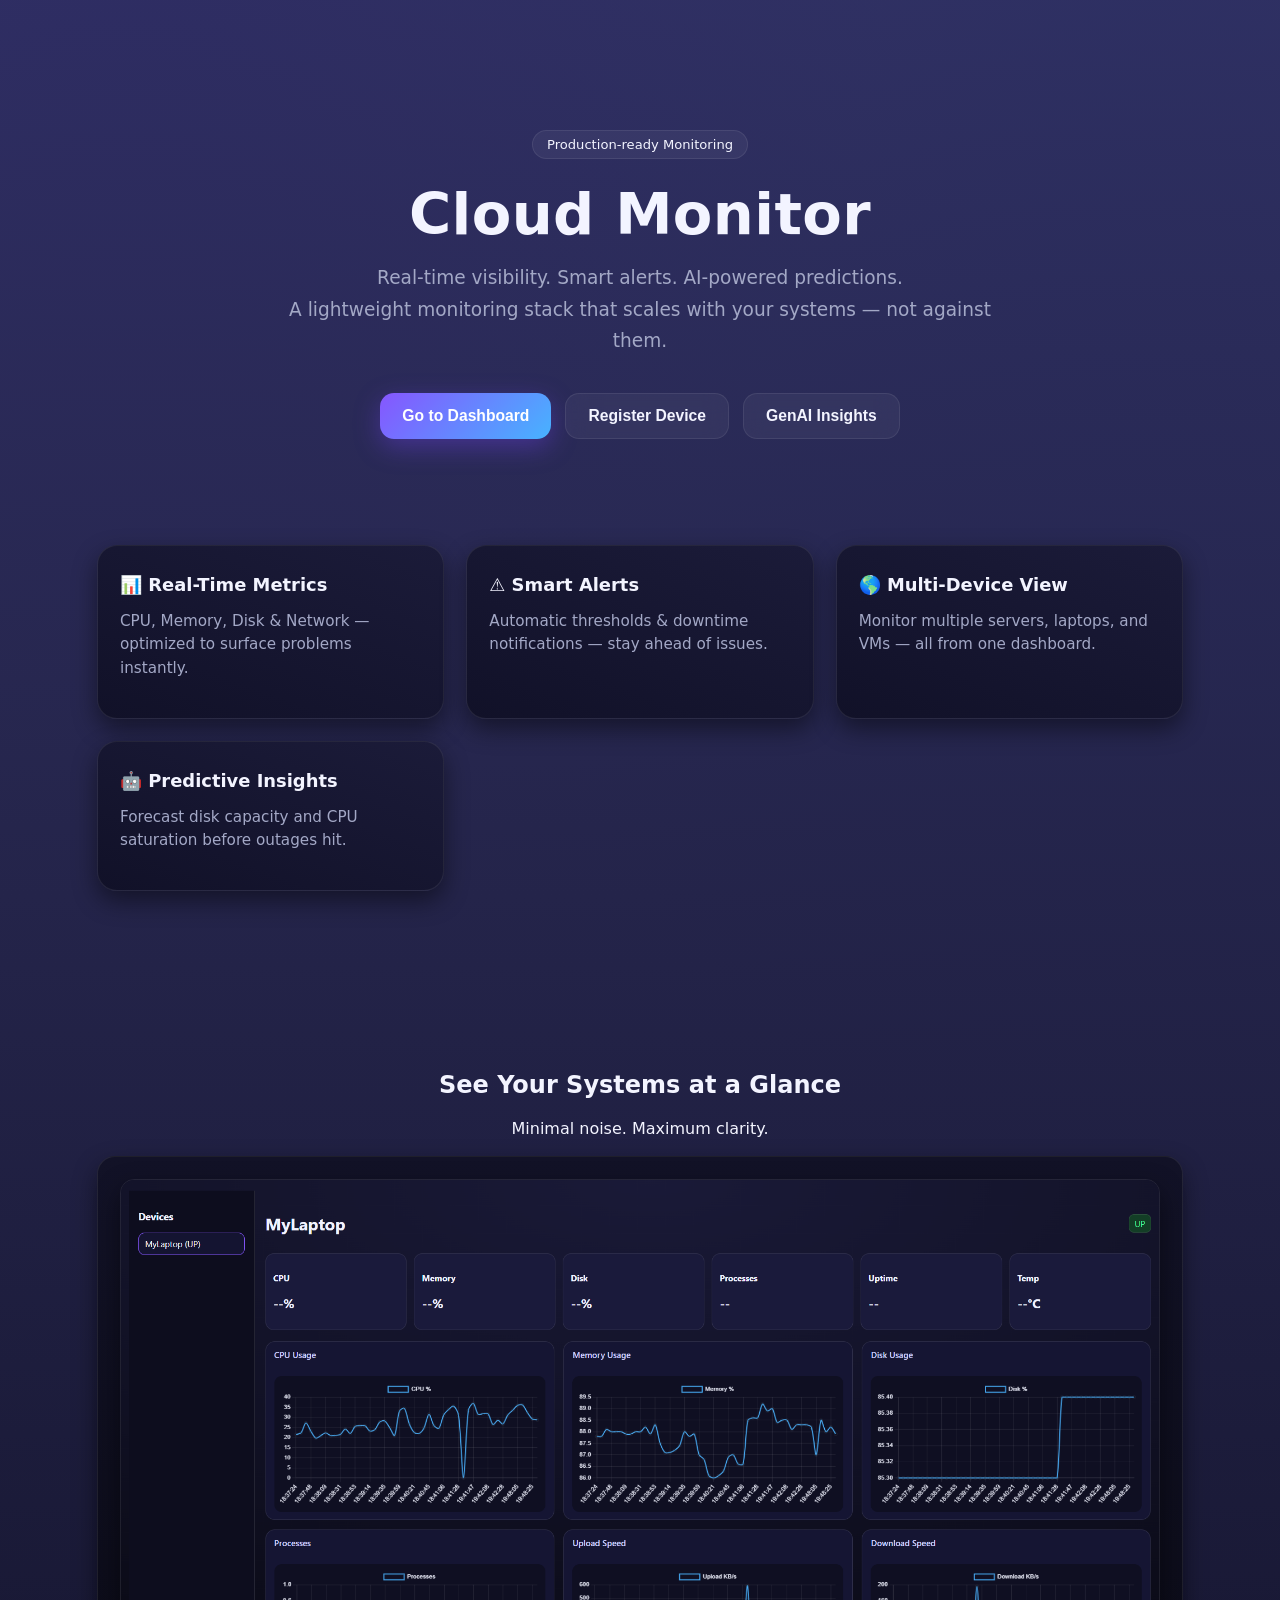
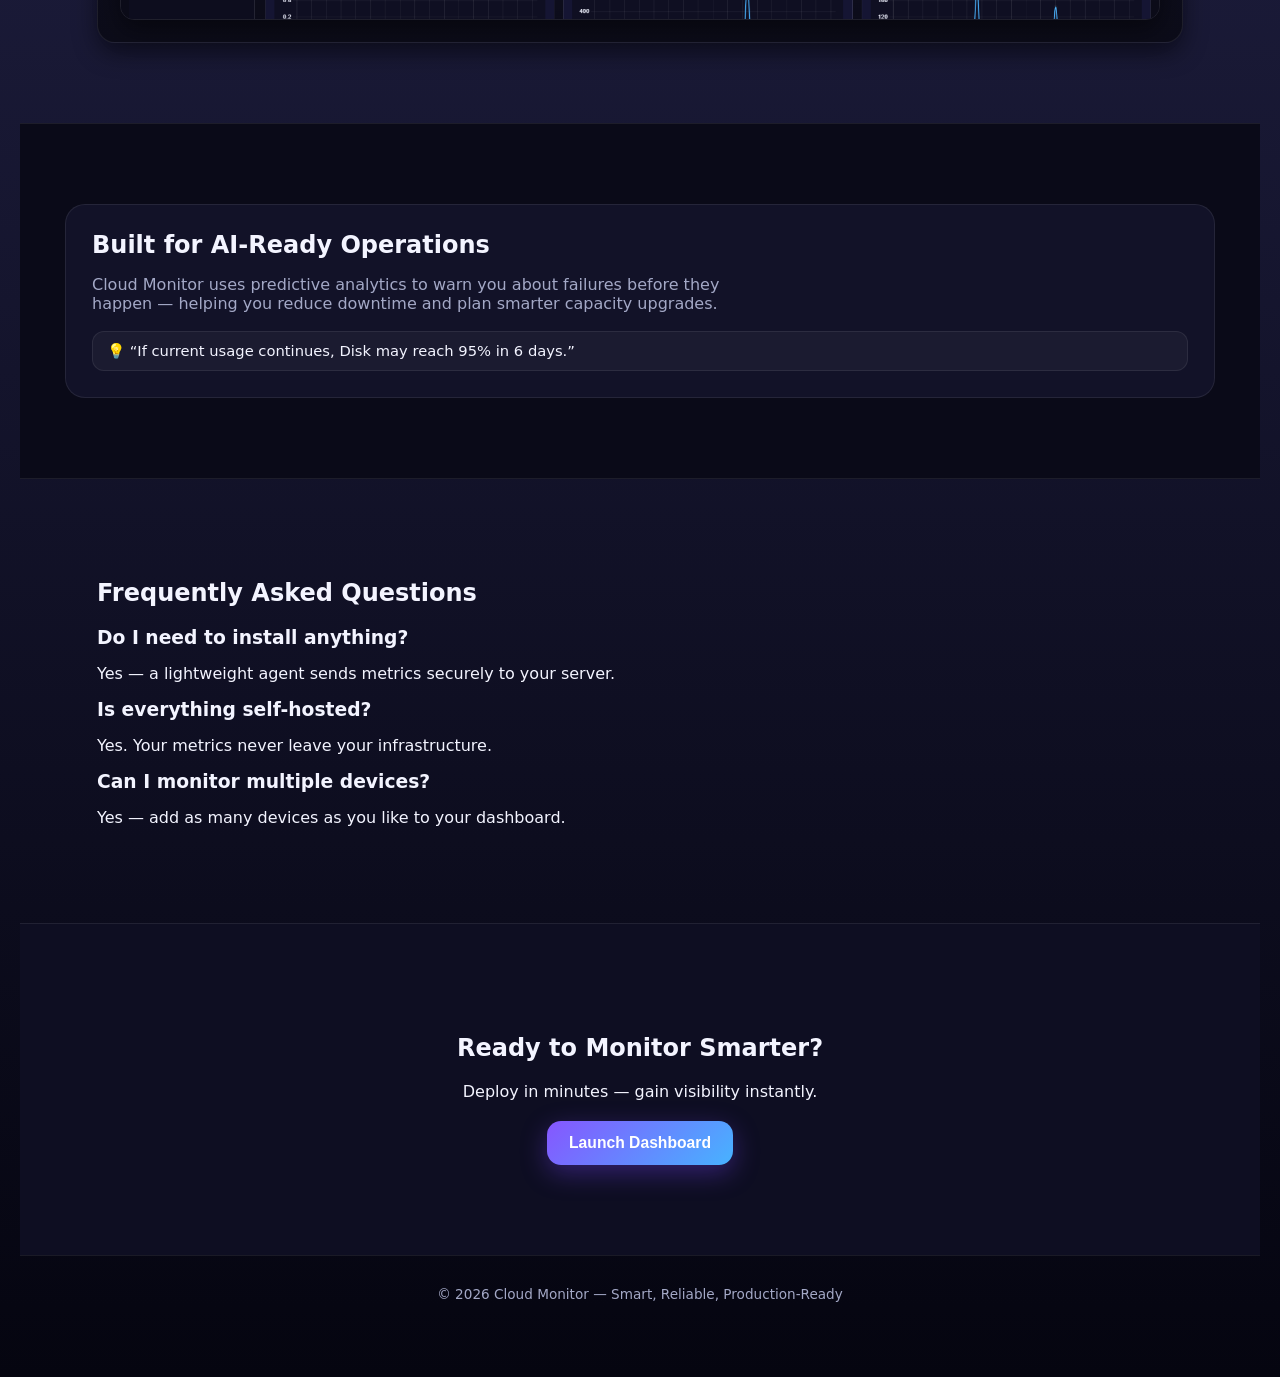
<file: templates/index.html>
<!DOCTYPE html>
<html>
<head>
  <title>Cloud Monitor — Smart System Monitoring</title>
  <link rel="stylesheet" href="/static/style.css" />

  <style>
    :root{
      --black:#07070d;
      --surface:#0c0c1a;
      --card:#14142a;
      --panel:#1a1a36;
      --purple:#8656ff;
      --blue:#47b3ff;
      --cyan:#4dffff;
      --muted:#a3a8c6;
      --text:#f3f4ff;
      --border:rgba(255,255,255,.08);
    }

    *{box-sizing:border-box}

    body{
      margin:0;
      background:
        linear-gradient(180deg,rgba(27, 27, 82, 0.9),#050510),
        radial-gradient(60% 30% at 10% -5%,rgba(98, 46, 242, 0.25),transparent),
        radial-gradient(60% 40% at 90% 0%,rgba(35, 142, 236, 0.16),transparent);
      color:var(--text);
      font-family:Inter,Segoe UI,system-ui,-apple-system,sans-serif;
    }

    section{padding:80px 0}

    .container{
      max-width:1150px;
      margin:auto;
      padding:0 32px;
    }

    /* --- HERO --- */
    .hero{text-align:center;padding-top:110px}

    .badge{
      display:inline-block;
      padding:6px 14px;
      border-radius:999px;
      background:rgba(255,255,255,.05);
      border:1px solid var(--border);
      font-size:.82rem;
      margin-bottom:16px;
    }

    .hero h1{
      font-size:3.6rem;
      margin:6px 0 10px;
      letter-spacing:.4px;
    }

    .hero p{
      max-width:760px;
      margin:14px auto 0;
      color:var(--muted);
      font-size:1.16rem;
      line-height:1.7;
    }

    .buttons{
      margin-top:36px;
      display:flex;
      justify-content:center;
      gap:14px;
      flex-wrap:wrap;
    }

    .btn{
      padding:13px 22px;
      border-radius:14px;
      border:none;
      cursor:pointer;
      font-size:.98rem;
      font-weight:700;
      transition:.25s;
    }

    .btn-primary{
      background:linear-gradient(135deg,var(--purple),var(--blue));
      color:white;
      box-shadow:0 8px 26px rgba(120,70,255,.35);
    }

    .btn-secondary{
      background:rgba(255,255,255,.05);
      border:1px solid var(--border);
      color:var(--text);
      backdrop-filter:blur(10px);
    }

    .btn:hover{transform:translateY(-3px);}

    /* --- FEATURE GRID --- */
    .features{
      display:grid;
      grid-template-columns:repeat(auto-fit,minmax(280px,1fr));
      gap:22px;
      margin-top:26px;
    }

    .card{
      background:linear-gradient(200deg,#1b1b39,#111128);
      border:1px solid var(--border);
      border-radius:20px;
      padding:22px;
      box-shadow:0 10px 24px rgba(0,0,0,.45);
      transition:.35s;
      min-height:150px;
    }

    .card:hover{
      transform:translateY(-5px);
      border-color:rgba(140,100,255,.6);
      box-shadow:0 16px 36px rgba(0,0,0,.55);
    }

    .card h3{margin:6px 0 6px;font-size:1.12rem;}
    .card p{color:var(--muted);font-size:.95rem;line-height:1.55;}

    /* --- PREVIEW --- */
    .preview{
      margin-top:10px;
      text-align:center;
    }

    .preview-box{
      margin-top:18px;
      background:linear-gradient(180deg,#121227,#0c0c19);
      border:1px solid var(--border);
      border-radius:18px;
      padding:22px;
      min-height:260px;
      box-shadow:0 10px 24px rgba(0,0,0,.45);
    }

    .preview-box .hint{
      color:var(--muted);
      margin-top:6px;
      font-size:.9rem;
    }

    /* --- AI STRIP --- */
    .ai{
      background:#0a0a18;
      border-top:1px solid var(--border);
      border-bottom:1px solid var(--border);
    }

    .ai .panel{
      background:#121228;
      border:1px solid var(--border);
      border-radius:20px;
      padding:26px;
    }

    .ai h2{margin:0 0 8px}
    .ai p{max-width:660px;color:var(--muted)}

    .highlight{
      margin-top:18px;
      padding:10px 14px;
      border-radius:12px;
      background:rgba(255,255,255,.04);
      border:1px solid rgba(255,255,255,.08);
      font-size:.92rem;
    }

    /* --- FAQ --- */
    .faq h3{margin:16px 0 4px}

    /* --- CTA --- */
    .cta{
      text-align:center;
      background:#0e0e22;
      padding:90px 32px;
      border-top:1px solid var(--border);
    }

    footer{
      text-align:center;
      color:var(--muted);
      font-size:.85rem;
      padding:30px 0 55px;
      border-top:1px solid var(--border);
    }
    .preview-img{
        width:100%;
        border-radius:14px;
        display:block;
        box-shadow:0 10px 26px rgba(0,0,0,.45);
        border:1px solid rgba(255,255,255,.08);
    }
  </style>
</head>

<body>

  <!-- HERO -->
  <section class="hero container">
    <span class="badge">Production-ready Monitoring</span>

    <h1>Cloud Monitor</h1>

    <p>
      Real-time visibility. Smart alerts. AI-powered predictions.<br/>
      A lightweight monitoring stack that scales with your systems — not against them.
    </p>

    <div class="buttons">
      <button class="btn btn-primary" onclick="window.location='/dashboard'">Go to Dashboard</button>
      <button class="btn btn-secondary" onclick="window.location='/register'">Register Device</button>
      <button class="btn btn-secondary" onclick="window.location='/insights'">GenAI Insights</button>
    </div>
  </section>

  <!-- FEATURES -->
  <section>
    <div class="container features">

      <div class="card">
        <h3>📊 Real-Time Metrics</h3>
        <p>CPU, Memory, Disk & Network — optimized to surface problems instantly.</p>
      </div>

      <div class="card">
        <h3>⚠ Smart Alerts</h3>
        <p>Automatic thresholds & downtime notifications — stay ahead of issues.</p>
      </div>

      <div class="card">
        <h3>🌎 Multi-Device View</h3>
        <p>Monitor multiple servers, laptops, and VMs — all from one dashboard.</p>
      </div>

      <div class="card">
        <h3>🤖 Predictive Insights</h3>
        <p>Forecast disk capacity and CPU saturation before outages hit.</p>
      </div>

    </div>
  </section>

  <!-- PREVIEW -->
  <section>
    <div class="container preview">
      <h2>See Your Systems at a Glance</h2>
      <p>Minimal noise. Maximum clarity.</p>

      <div class="preview-box">
          <img
                src="/static/images/img.png"
                alt="Cloud Monitor Dashboard Preview"
                class="preview-img"
                />

      </div>
    </div>
  </section>

  <!-- AI SECTION -->
  <section class="ai">
    <div class="container panel">
      <h2>Built for AI-Ready Operations</h2>
      <p>
        Cloud Monitor uses predictive analytics to warn you about failures before they happen —
        helping you reduce downtime and plan smarter capacity upgrades.
      </p>

      <div class="highlight">
        💡 “If current usage continues, Disk may reach 95% in 6 days.”
      </div>
    </div>
  </section>

  <!-- FAQ -->
  <section>
    <div class="container faq">
      <h2>Frequently Asked Questions</h2>

      <h3>Do I need to install anything?</h3>
      <p>Yes — a lightweight agent sends metrics securely to your server.</p>

      <h3>Is everything self-hosted?</h3>
      <p>Yes. Your metrics never leave your infrastructure.</p>

        <h3>Can I monitor multiple devices?</h3>
        <p>Yes — add as many devices as you like to your dashboard.</p>
    </div>
  </section>

  <!-- CTA -->
  <div class="cta">
    <h2>Ready to Monitor Smarter?</h2>
    <p>Deploy in minutes — gain visibility instantly.</p>

    <div class="buttons" style="margin-top:20px;">
      <button class="btn btn-primary" onclick="window.location='/dashboard'">
        Launch Dashboard
      </button>
    </div>
  </div>

  <footer>
    © 2026 Cloud Monitor — Smart, Reliable, Production-Ready
  </footer>

</body>
</html>
</file>
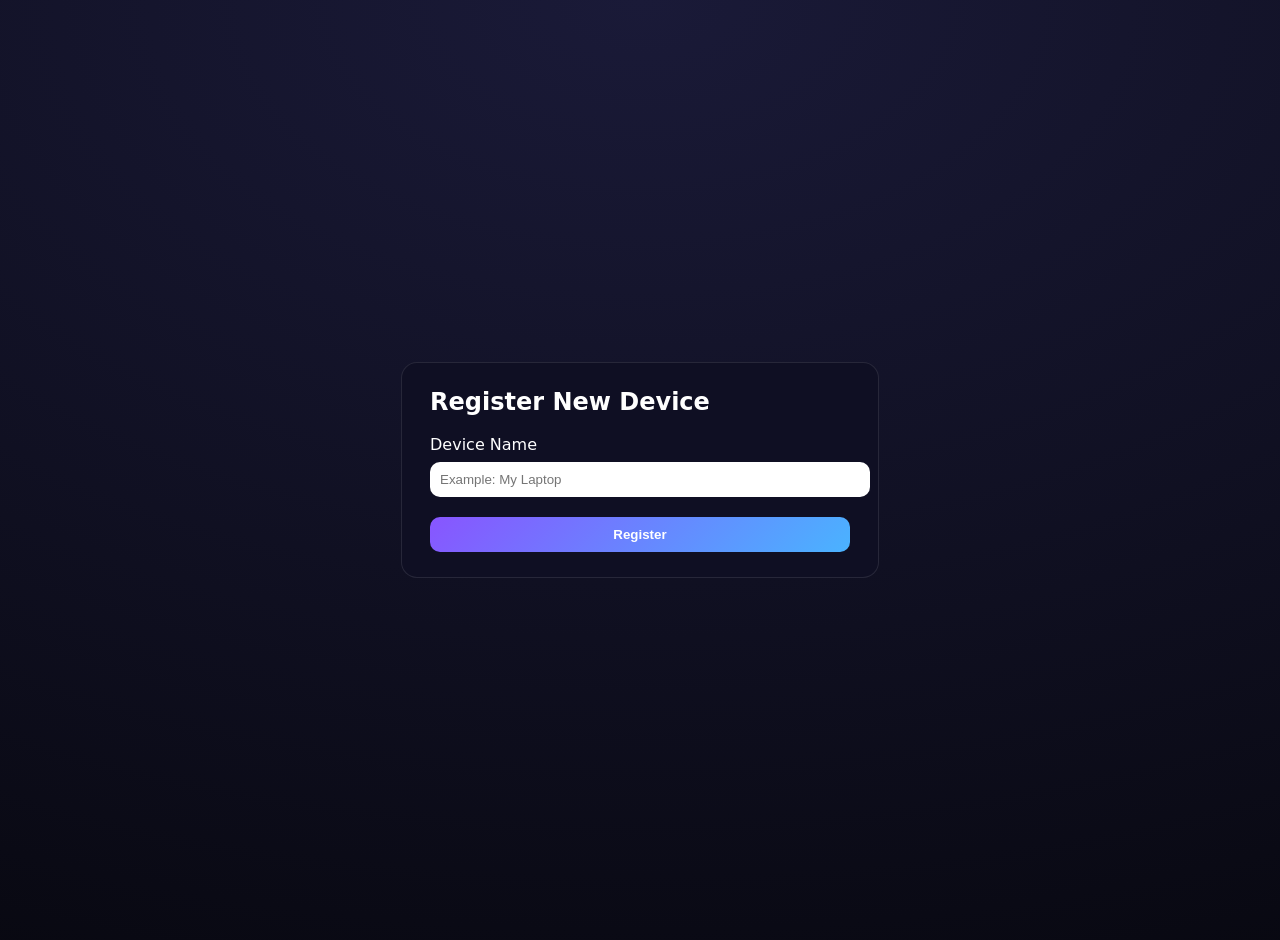
<file: templates/register.html>
<!DOCTYPE html>
<html>
<head>
  <title>Register Device — Cloud Monitor</title>
  <link rel="stylesheet" href="/static/style.css">

  <style>
    body{
      font-family: Inter, system-ui;
      background: radial-gradient(160% 130% at top,#1a1a38,#05050a);
      color:white;
      display:flex;
      justify-content:center;
      align-items:center;
      height:100vh;
      margin:0;
    }

    .box{
      background:#0f0f23;
      padding:25px 28px;
      border-radius:16px;
      width:420px;
      border:1px solid rgba(255,255,255,.1);
    }

    h2{margin-top:0}

    input{
      width:100%;
      margin-top:8px;
      padding:10px;
      border-radius:10px;
      border:none;
      outline:none;
    }

    button{
      margin-top:20px;
      width:100%;
      padding:10px;
      border-radius:10px;
      border:none;
      background:linear-gradient(135deg,#8855ff,#4ab3ff);
      color:white;
      cursor:pointer;
      font-weight:bold;
    }

    .token-box{
      background:#111133;
      padding:10px;
      border-radius:10px;
      margin-top:12px;
      font-family:monospace;
    }
  </style>
</head>

<body>

<div class="box">

  <h2>Register New Device</h2>

  <label>Device Name</label>
  <input id="name" placeholder="Example: My Laptop">

  <button onclick="register()">Register</button>

  <div id="result"></div>

</div>

<script>
async function register(){
  let name = document.getElementById("name").value;

  if(!name){
    alert("Enter device name");
    return;
  }

  const res = await fetch("/api/register", {
    method: "POST",
    headers: {"Content-Type":"application/json"},
    body: JSON.stringify({ name })
  });

  const data = await res.json();

  if(data.error){
    document.getElementById("result").innerHTML =
      "<p style='color:red'>"+data.error+"</p>";
    return;
  }

  document.getElementById("result").innerHTML = `
  <p>Device registered successfully!</p>

  <p><b>Token:</b> ${data.token}</p>

  <button onclick="window.location='/download-agent/${data.token}'">
    Download Agent
  </button>

  <p style="margin-top:10px;">After downloading, run:</p>

  <div class="token-box">
    python agent.py --install
  </div>

  <button onclick="window.location='/dashboard'">
    Go to Dashboard
  </button>
`;

}
</script>

</body>
</html>
</file>
<file: static/style.css>
body {
  font-family: Arial;
  padding: 20px;
  background: #111;
  color: white;
}

canvas {
  margin-top: 20px;
  background: #1c1c1c;
  padding: 10px;
  border-radius: 10px;
}
</file>
